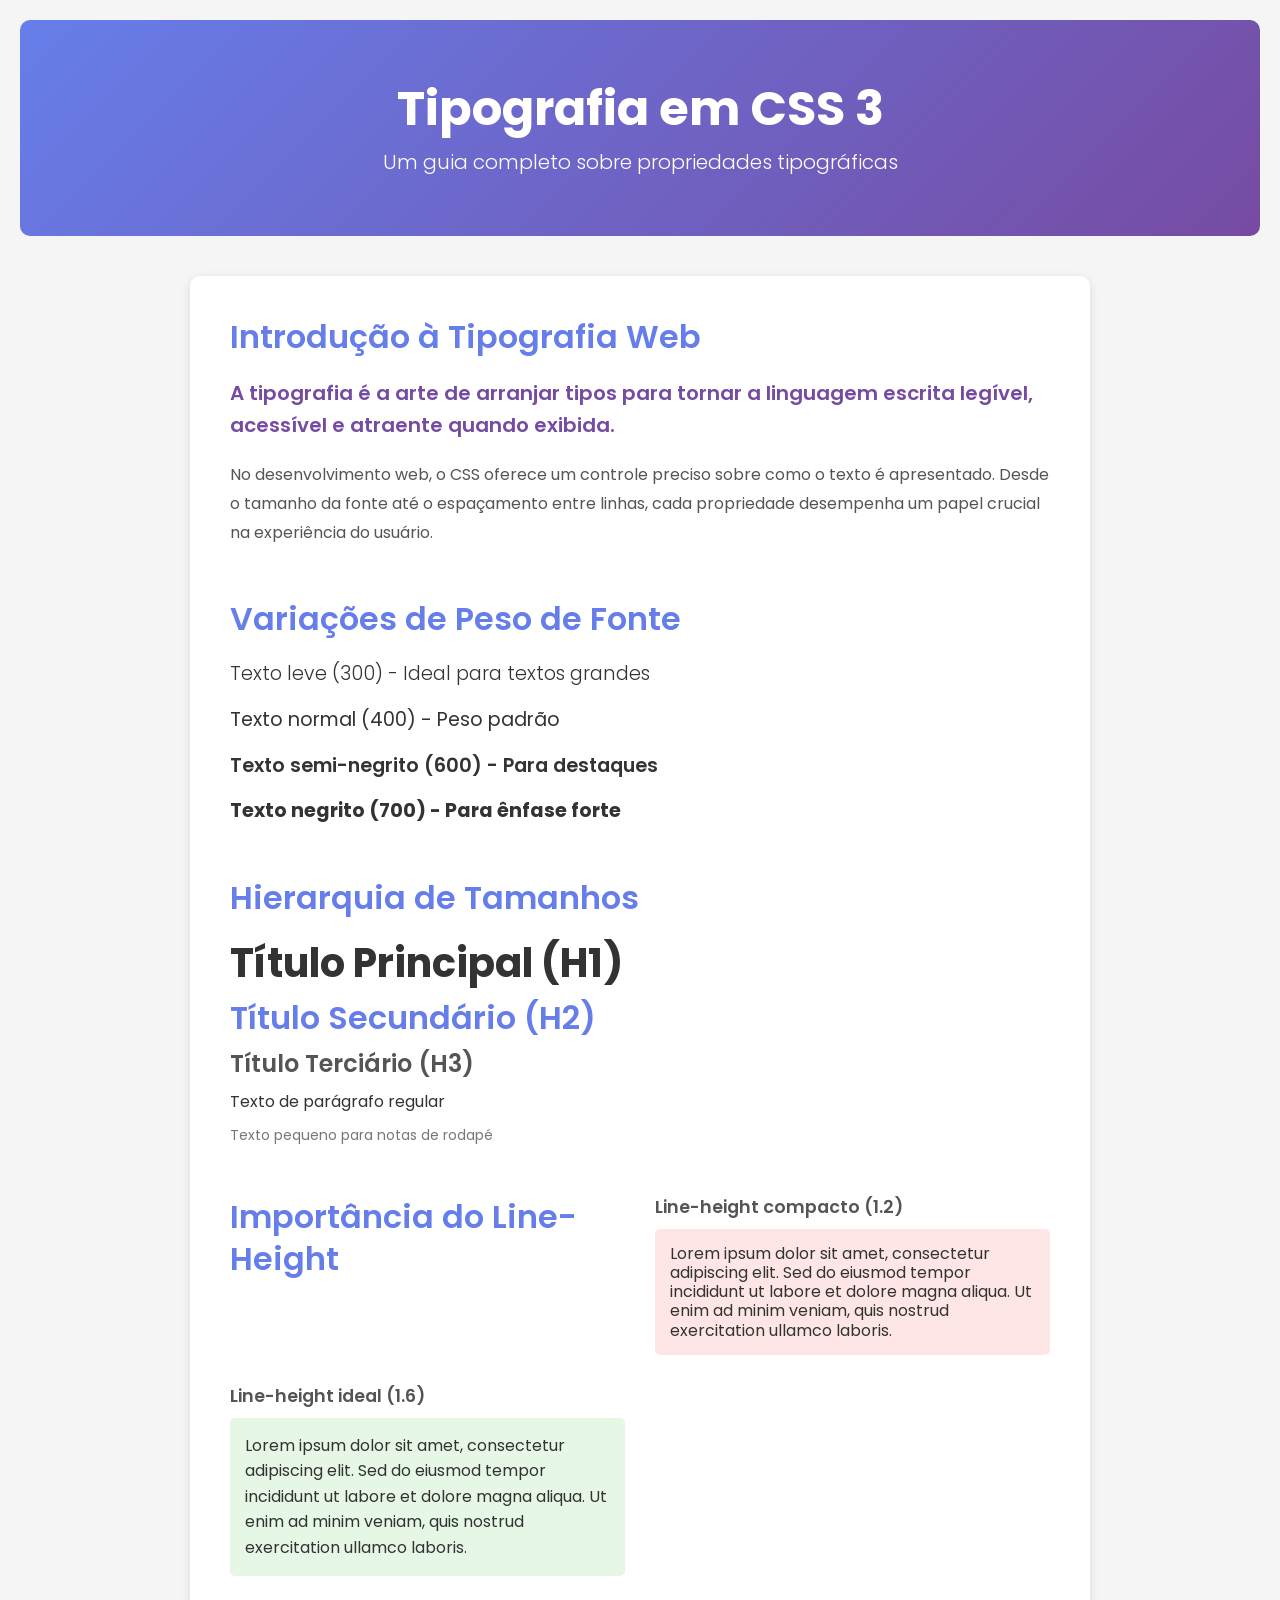
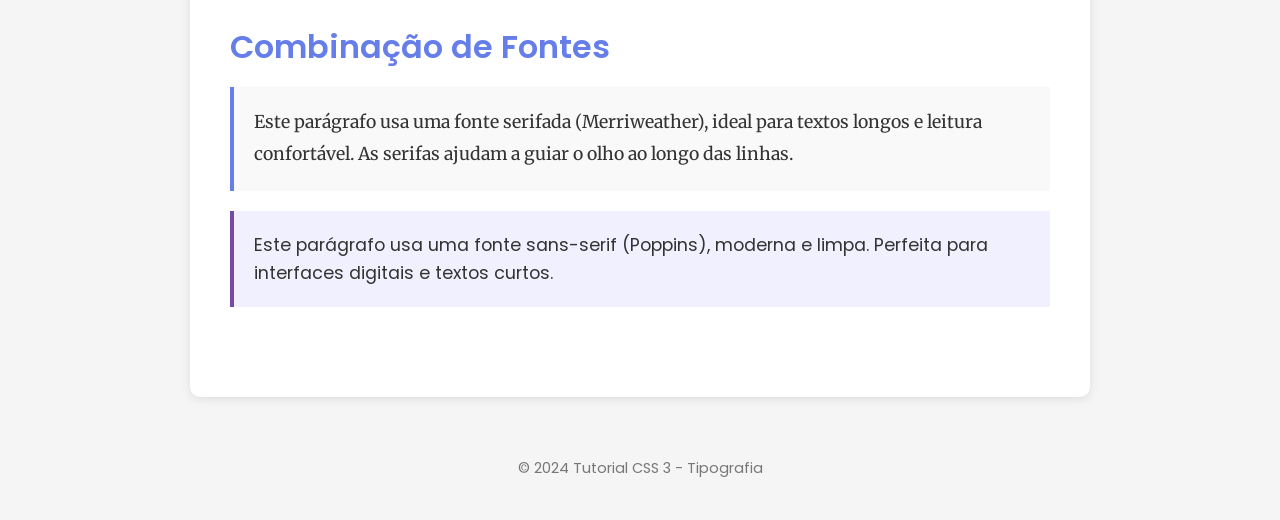
<file: index.html>
<!DOCTYPE html>
<html lang="pt-BR">
<head>
  <meta charset="UTF-8">
  <meta name="viewport" content="width=device-width, initial-scale=1.0">
  <title>Tipografia Completa - CSS 3</title>
  
  <!-- Google Fonts -->
  <link rel="preconnect" href="https://fonts.googleapis.com">
  <link rel="preconnect" href="https://fonts.gstatic.com" crossorigin>
  <link href="https://fonts.googleapis.com/css2?family=Poppins:wght@300;400;600;700&family=Merriweather:wght@400;700&display=swap" rel="stylesheet">
  
  <link rel="stylesheet" href="styles.css">
</head>
<body>
  <header>
    <h1 class="titulo-principal">Tipografia em CSS 3</h1>
    <p class="subtitulo">Um guia completo sobre propriedades tipográficas</p>
  </header>

  <main>
    <section class="introducao">
      <h2>Introdução à Tipografia Web</h2>
      <p class="texto-destaque">
        A tipografia é a arte de arranjar tipos para tornar a linguagem escrita
        legível, acessível e atraente quando exibida.
      </p>
      <p class="texto-corpo">
        No desenvolvimento web, o CSS oferece um controle preciso sobre como o
        texto é apresentado. Desde o tamanho da fonte até o espaçamento entre
        linhas, cada propriedade desempenha um papel crucial na experiência do
        usuário.
      </p>
    </section>

    <section class="exemplos">
      <h2>Variações de Peso de Fonte</h2>
      <p class="peso-leve">Texto leve (300) - Ideal para textos grandes</p>
      <p class="peso-normal">Texto normal (400) - Peso padrão</p>
      <p class="peso-semi-negrito">Texto semi-negrito (600) - Para destaques</p>
      <p class="peso-negrito">Texto negrito (700) - Para ênfase forte</p>
    </section>

    <section class="tamanhos">
      <h2>Hierarquia de Tamanhos</h2>
      <h1 class="heading-1">Título Principal (H1)</h1>
      <h2 class="heading-2">Título Secundário (H2)</h2>
      <h3 class="heading-3">Título Terciário (H3)</h3>
      <p class="paragrafo">Texto de parágrafo regular</p>
      <p class="texto-pequeno">Texto pequeno para notas de rodapé</p>
    </section>

    <section class="espacamento">
      <h2>Importância do Line-Height</h2>
      <div class="coluna">
        <h3>Line-height compacto (1.2)</h3>
        <p class="espacamento-compacto">
          Lorem ipsum dolor sit amet, consectetur adipiscing elit. Sed do
          eiusmod tempor incididunt ut labore et dolore magna aliqua. Ut enim
          ad minim veniam, quis nostrud exercitation ullamco laboris.
        </p>
      </div>
      <div class="coluna">
        <h3>Line-height ideal (1.6)</h3>
        <p class="espacamento-ideal">
          Lorem ipsum dolor sit amet, consectetur adipiscing elit. Sed do
          eiusmod tempor incididunt ut labore et dolore magna aliqua. Ut enim
          ad minim veniam, quis nostrud exercitation ullamco laboris.
        </p>
      </div>
    </section>

    <section class="combinacao">
      <h2>Combinação de Fontes</h2>
      <p class="serif-texto">
        Este parágrafo usa uma fonte serifada (Merriweather), ideal para textos
        longos e leitura confortável. As serifas ajudam a guiar o olho ao longo
        das linhas.
      </p>
      <p class="sans-serif-texto">
        Este parágrafo usa uma fonte sans-serif (Poppins), moderna e limpa.
        Perfeita para interfaces digitais e textos curtos.
      </p>
    </section>
  </main>

  <footer>
    <p>&copy; 2024 Tutorial CSS 3 - Tipografia</p>
  </footer>
</body>
</html>
</file>
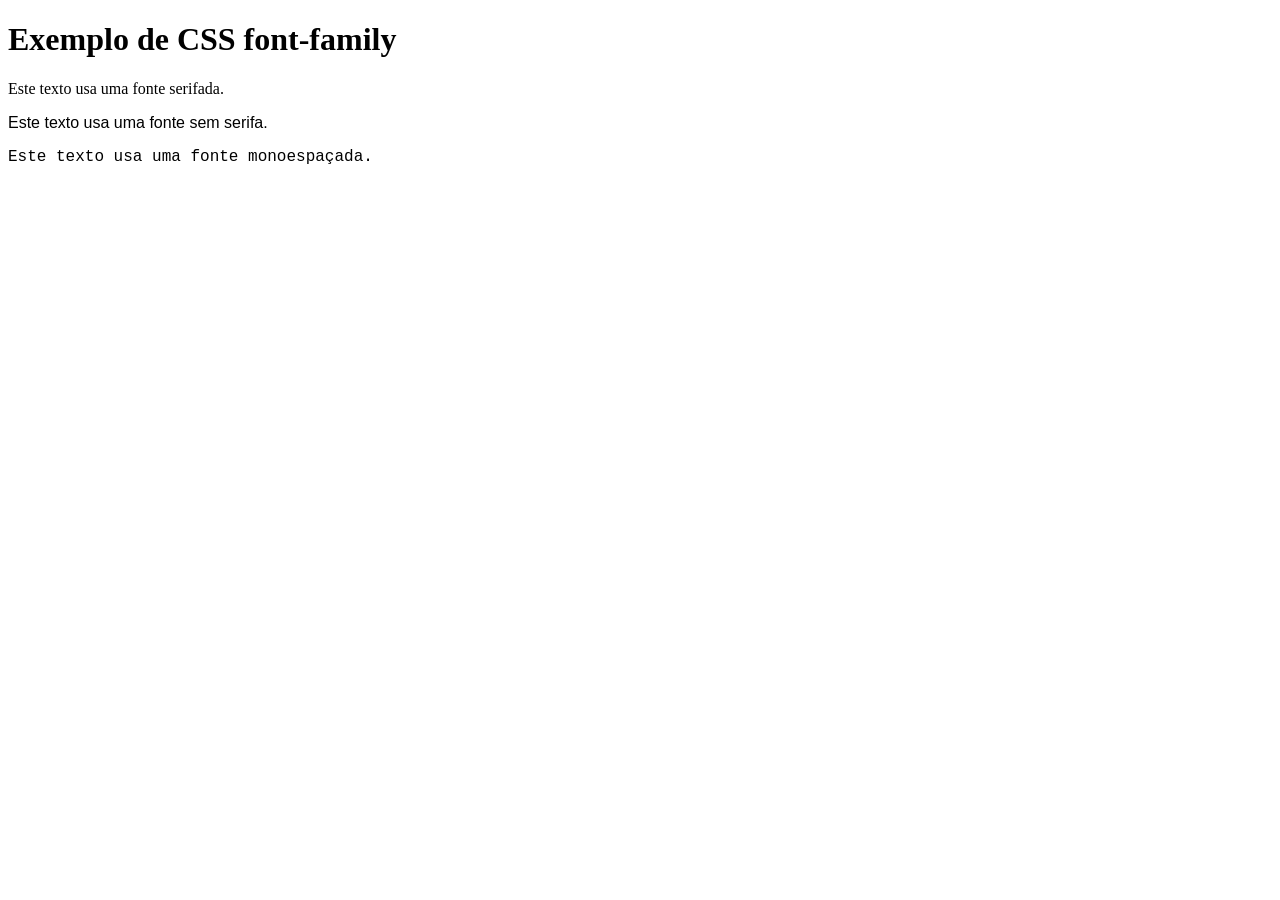
<file: exemplos/font-family.html>
<!DOCTYPE html>
<html lang="pt-BR">

<head>
    <meta charset="UTF-8">
    <meta name="viewport" content="width=device-width, initial-scale=1.0">
    <title>Exemplo de CSS font-family</title>
    <style>
        .serif {
            font-family: "Georgia", "Times New Roman", serif;
        }

        .sans-serif {
            font-family: "Arial", "Helvetica", sans-serif;
        }

        .monospace {
            font-family: "Courier New", "Courier", monospace;
        }
    </style>
</head>

<body>
    <header>
        <h1>Exemplo de CSS font-family</h1>
    </header>
    <main>
        <p class="serif">Este texto usa uma fonte serifada.</p>
        <p class="sans-serif">Este texto usa uma fonte sem serifa.</p>
        <p class="monospace">Este texto usa uma fonte monoespaçada.</p>
    </main>
</body>

</html>
</file>
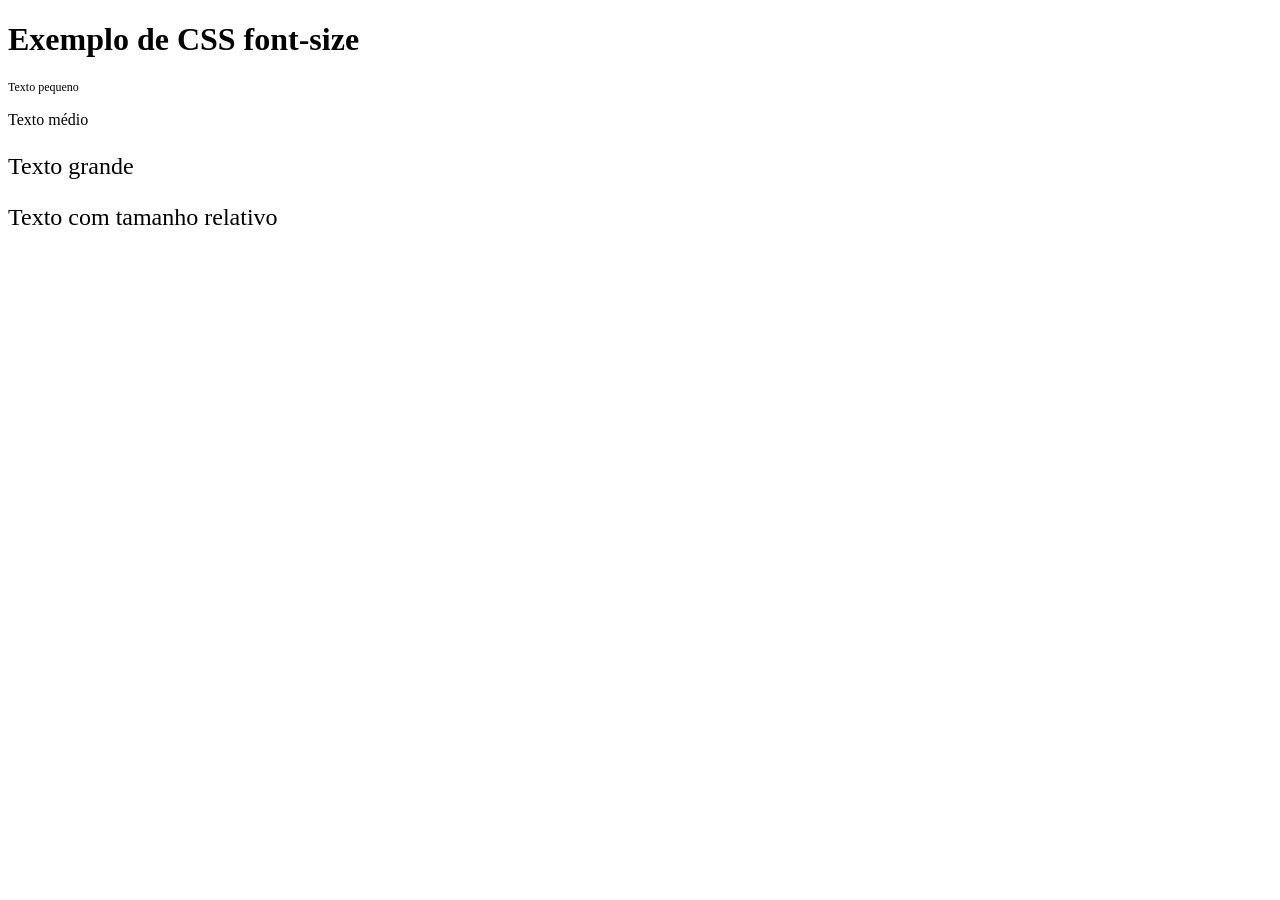
<file: exemplos/font-size.html>
<!DOCTYPE html>
<html lang="pt-BR">

<head>
    <meta charset="UTF-8">
    <meta name="viewport" content="width=device-width, initial-scale=1.0">
    <title>Exemplo de CSS font-size</title>
    <style>
        .pequeno {
            font-size: 12px;
        }

        .medio {
            font-size: 16px;
        }

        .grande {
            font-size: 24px;
        }

        .relativo {
            font-size: 1.5em;
            /* 1.5 vezes o tamanho da fonte do pai */
        }
    </style>
</head>

<body>
    <header>
        <h1>Exemplo de CSS font-size</h1>
    </header>
    <main>
        <p class="pequeno">Texto pequeno</p>
        <p class="medio">Texto médio</p>
        <p class="grande">Texto grande</p>
        <p class="relativo">Texto com tamanho relativo</p>
    </main>
</body>

</html>
</file>
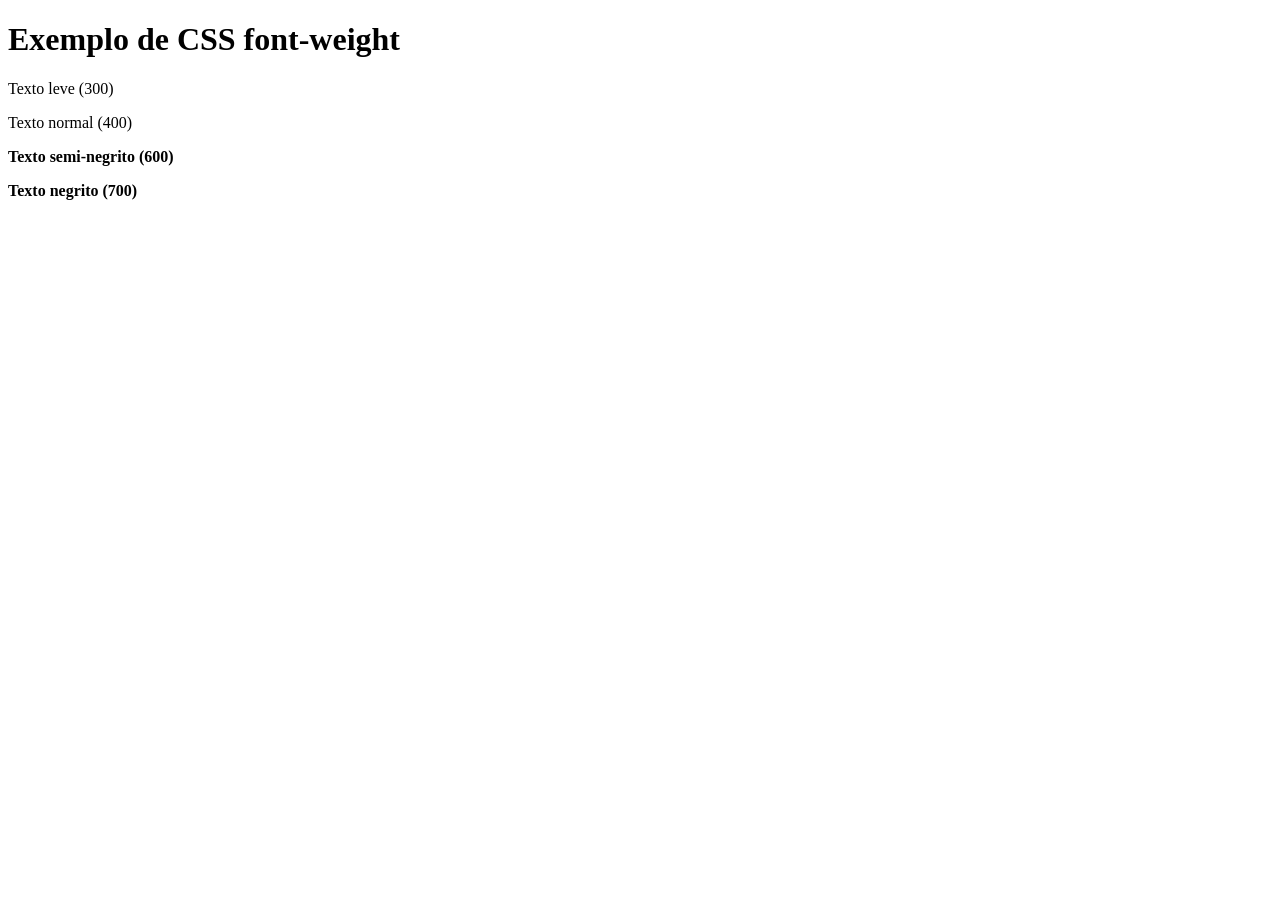
<file: exemplos/font-weight.html>
<!DOCTYPE html>
<html lang="pt-BR">

<head>
    <meta charset="UTF-8">
    <meta name="viewport" content="width=device-width, initial-scale=1.0">
    <title>Exemplo de CSS font-weight</title>
    <style>
        .leve {
            font-weight: 300;
        }

        .normal {
            font-weight: 400;
            /* ou font-weight: normal; */
        }

        .semi-negrito {
            font-weight: 600;
        }

        .negrito {
            font-weight: 700;
            /* ou font-weight: bold; */
        }
    </style>
</head>

<body>
    <header>
        <h1>Exemplo de CSS font-weight</h1>
    </header>
    <main>
        <p class="leve">Texto leve (300)</p>
        <p class="normal">Texto normal (400)</p>
        <p class="semi-negrito">Texto semi-negrito (600)</p>
        <p class="negrito">Texto negrito (700)</p>
    </main>
</body>

</html>
</file>
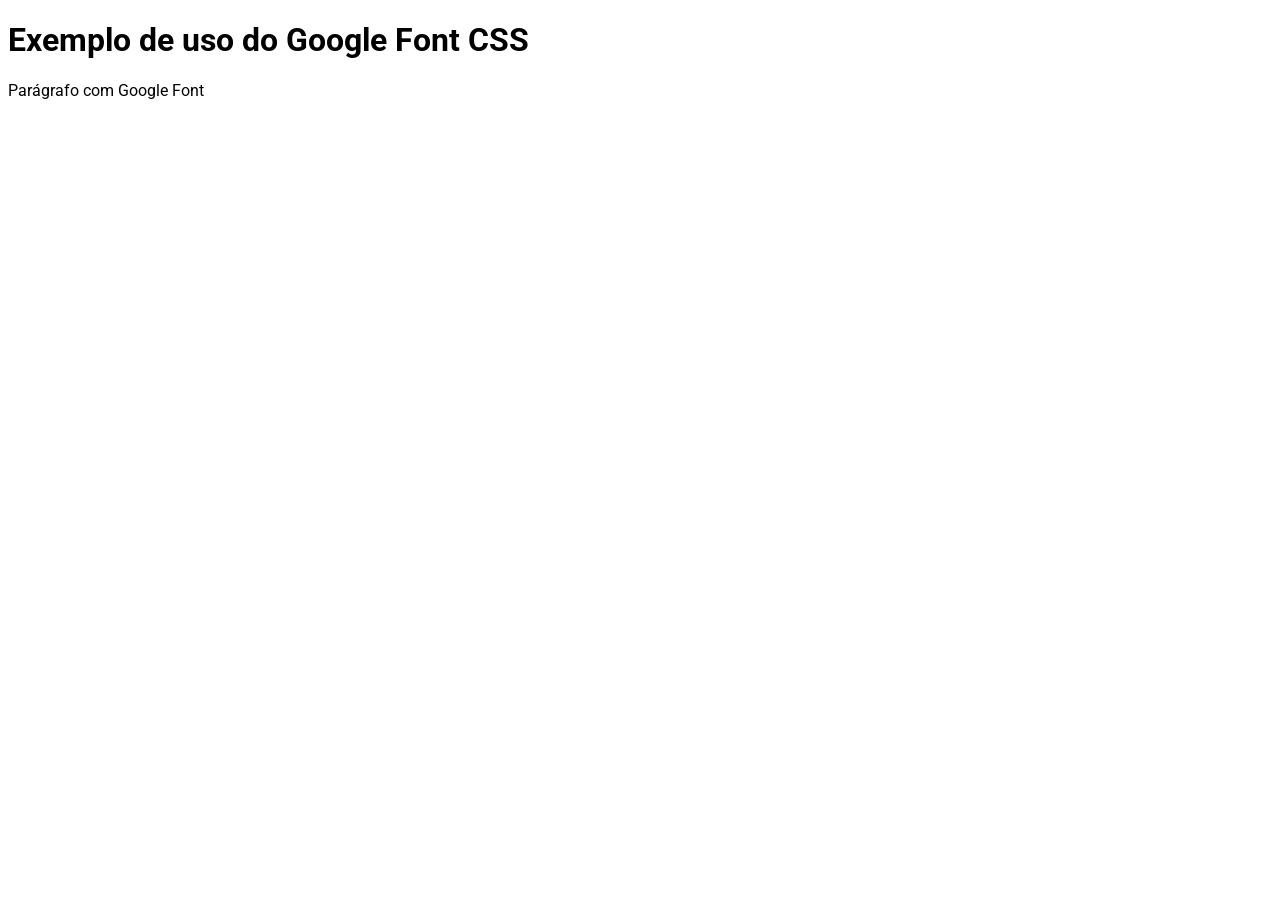
<file: exemplos/google-fonts-css.html>
<!DOCTYPE html>
<html lang="pt-BR">

<head>
    <meta charset="UTF-8">
    <meta name="viewport" content="width=device-width, initial-scale=1.0">
    <title>Exemplo de uso do Google Fonts CSS</title>

    <!-- Importando Google Fonts no CSS -->
    <style>
        @import url('https://fonts.googleapis.com/css2?family=Roboto:wght@300;400;700&display=swap');

        body {
            font-family: 'Roboto', sans-serif;
        }

        h1 {
            font-family: 'Roboto', sans-serif;
            font-weight: 700;
        }

        p {
            font-family: 'Roboto', sans-serif;
            font-weight: 400;
        }
    </style>
</head>

<body>
    <header>
        <h1>Exemplo de uso do Google Font CSS</h1>
    </header>
    <main>
        <p>Parágrafo com Google Font</p>
    </main>
</body>

</html>
</file>
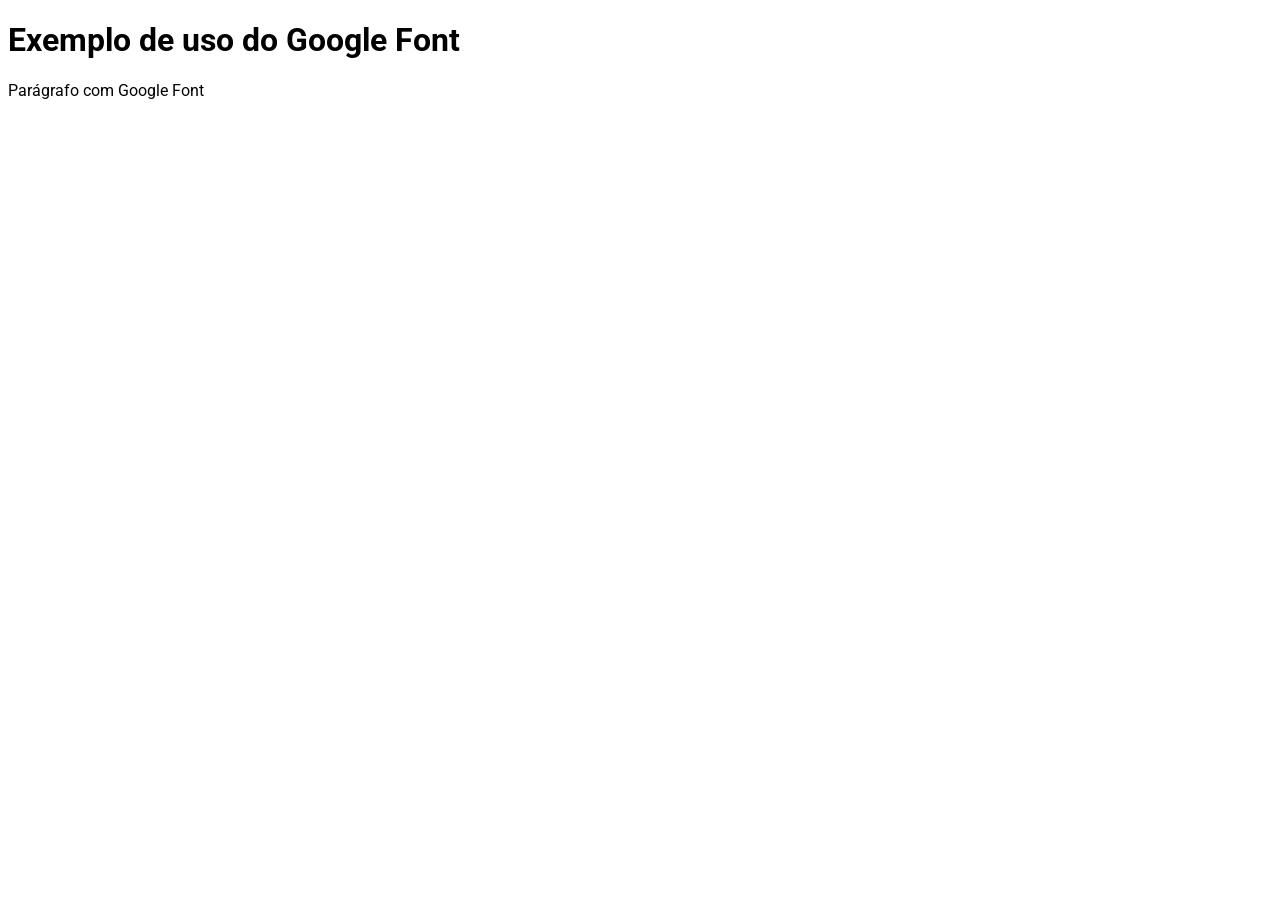
<file: exemplos/google-fonts.html>
<!DOCTYPE html>
<html lang="pt-BR">

<head>
    <meta charset="UTF-8">
    <meta name="viewport" content="width=device-width, initial-scale=1.0">
    <title>Exemplo de uso do Google Fonts</title>

    <!-- Importando Google Fonts -->
    <link rel="preconnect" href="https://fonts.googleapis.com">
    <link rel="preconnect" href="https://fonts.gstatic.com" crossorigin>
    <link href="https://fonts.googleapis.com/css2?family=Roboto:wght@300;400;700&display=swap" rel="stylesheet">
    <style>
        body {
            font-family: 'Roboto', sans-serif;
        }

        h1 {
            font-family: 'Roboto', sans-serif;
            font-weight: 700;
        }

        p {
            font-family: 'Roboto', sans-serif;
            font-weight: 400;
        }
    </style>
</head>

<body>
    <header>
        <h1>Exemplo de uso do Google Font</h1>
    </header>
    <main>
        <p>Parágrafo com Google Font</p>
    </main>
</body>

</html>
</file>
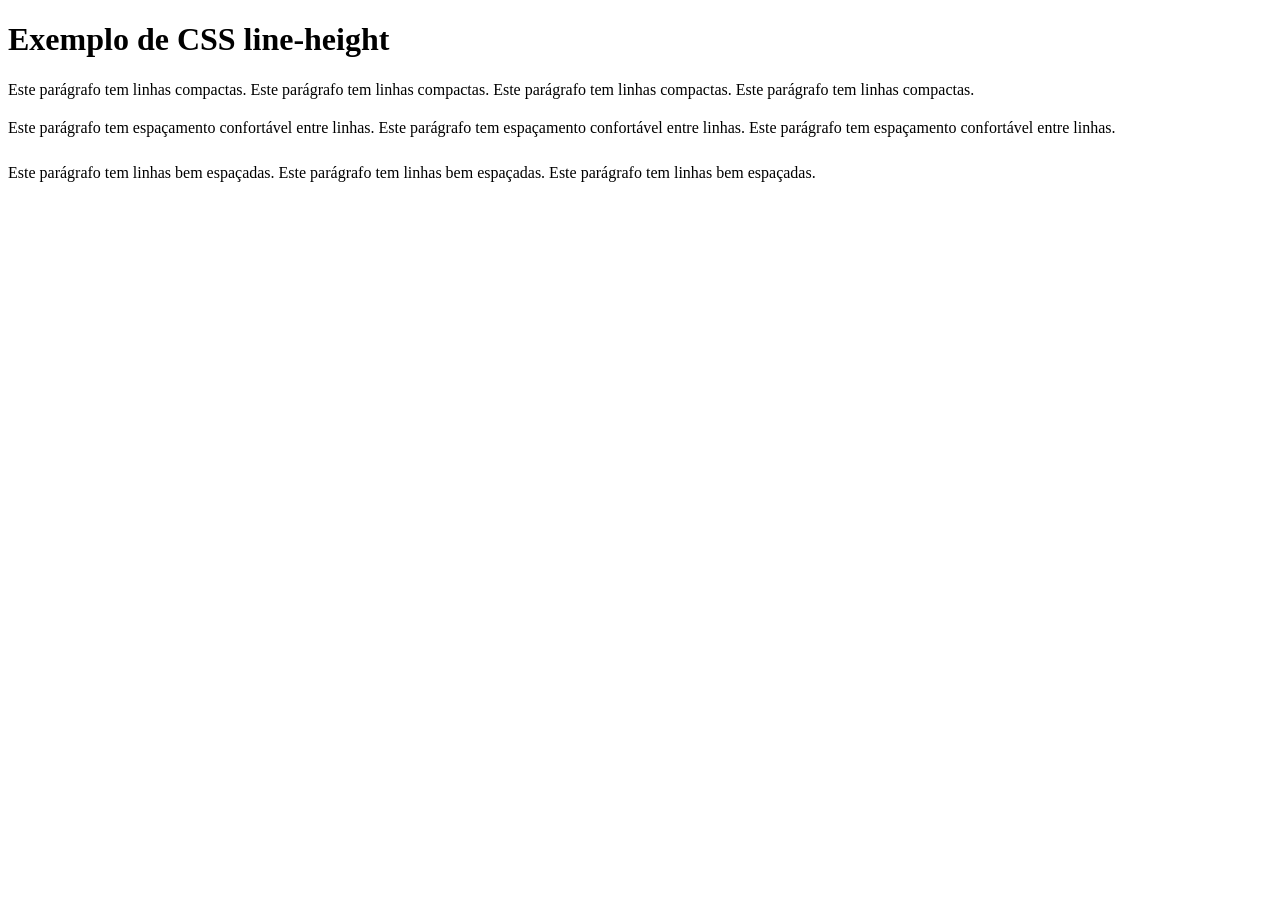
<file: exemplos/line-height.html>
<!DOCTYPE html>
<html lang="pt-BR">

<head>
    <meta charset="UTF-8">
    <meta name="viewport" content="width=device-width, initial-scale=1.0">
    <title>Exemplo de CSS line-height</title>
    <style>
        .linha-compacta {
            line-height: 1.2;
        }

        .linha-confortavel {
            line-height: 1.6;
            /* Recomendado para leitura */
        }

        .linha-ampla {
            line-height: 2;
        }
    </style>
</head>

<body>
    <header>
        <h1>Exemplo de CSS line-height</h1>
    </header>
    <main>
        <p class="linha-compacta">
            Este parágrafo tem linhas compactas. Este parágrafo tem linhas compactas.
            Este parágrafo tem linhas compactas. Este parágrafo tem linhas compactas.
        </p>

        <p class="linha-confortavel">
            Este parágrafo tem espaçamento confortável entre linhas. Este parágrafo tem
            espaçamento confortável entre linhas. Este parágrafo tem espaçamento
            confortável entre linhas.
        </p>

        <p class="linha-ampla">
            Este parágrafo tem linhas bem espaçadas. Este parágrafo tem linhas bem
            espaçadas. Este parágrafo tem linhas bem espaçadas.
        </p>
    </main>
</body>

</html>
</file>
<file: styles.css>
/* Reset básico */
* {
  margin: 0;
  padding: 0;
  box-sizing: border-box;
}

/* Definindo fontes customizadas (exemplo) */
@font-face {
  font-family: 'MinhaFonteCustom';
  src: url('fonts/custom-font.woff2') format('woff2');
  font-weight: 400;
  font-style: normal;
  font-display: swap;
}

/* Estilos globais */
body {
  font-family: 'Poppins', Arial, sans-serif;
  font-size: 16px;
  line-height: 1.6;
  color: #333;
  background-color: #f5f5f5;
  padding: 20px;
}

/* Header */
header {
  text-align: center;
  background: linear-gradient(135deg, #667eea 0%, #764ba2 100%);
  color: white;
  padding: 60px 20px;
  border-radius: 10px;
  margin-bottom: 40px;
}

.titulo-principal {
  font-family: 'Poppins', sans-serif;
  font-size: 3rem;
  font-weight: 700;
  line-height: 1.2;
  margin-bottom: 10px;
}

.subtitulo {
  font-size: 1.25rem;
  font-weight: 300;
  line-height: 1.4;
}

/* Main content */
main {
  max-width: 900px;
  margin: 0 auto;
  background: white;
  padding: 40px;
  border-radius: 10px;
  box-shadow: 0 2px 10px rgba(0,0,0,0.1);
}

/* Seções */
section {
  margin-bottom: 50px;
}

h2 {
  font-family: 'Poppins', sans-serif;
  font-size: 2rem;
  font-weight: 600;
  color: #667eea;
  margin-bottom: 20px;
  line-height: 1.3;
}

h3 {
  font-family: 'Poppins', sans-serif;
  font-size: 1.5rem;
  font-weight: 600;
  color: #555;
  margin-bottom: 15px;
  line-height: 1.3;
}

/* Introdução */
.texto-destaque {
  font-size: 1.25rem;
  font-weight: 600;
  color: #764ba2;
  line-height: 1.6;
  margin-bottom: 20px;
}

.texto-corpo {
  font-size: 1rem;
  font-weight: 400;
  line-height: 1.8;
  color: #555;
}

/* Exemplos de peso de fonte */
.peso-leve {
  font-weight: 300;
  font-size: 1.2rem;
  margin-bottom: 15px;
}

.peso-normal {
  font-weight: 400;
  font-size: 1.2rem;
  margin-bottom: 15px;
}

.peso-semi-negrito {
  font-weight: 600;
  font-size: 1.2rem;
  margin-bottom: 15px;
}

.peso-negrito {
  font-weight: 700;
  font-size: 1.2rem;
  margin-bottom: 15px;
}

/* Hierarquia de tamanhos */
.heading-1 {
  font-size: 2.5rem;
  font-weight: 700;
  line-height: 1.2;
  margin-bottom: 10px;
}

.heading-2 {
  font-size: 2rem;
  font-weight: 600;
  line-height: 1.3;
  margin-bottom: 10px;
}

.heading-3 {
  font-size: 1.5rem;
  font-weight: 600;
  line-height: 1.3;
  margin-bottom: 10px;
}

.paragrafo {
  font-size: 1rem;
  line-height: 1.6;
  margin-bottom: 10px;
}

.texto-pequeno {
  font-size: 0.875rem;
  color: #777;
  line-height: 1.5;
}

/* Espaçamento */
.espacamento {
  display: grid;
  grid-template-columns: 1fr 1fr;
  gap: 30px;
}

.coluna h3 {
  font-size: 1.1rem;
  margin-bottom: 10px;
}

.espacamento-compacto {
  line-height: 1.2;
  background-color: #ffe6e6;
  padding: 15px;
  border-radius: 5px;
}

.espacamento-ideal {
  line-height: 1.6;
  background-color: #e6f7e6;
  padding: 15px;
  border-radius: 5px;
}

/* Combinação de fontes */
.serif-texto {
  font-family: 'Merriweather', Georgia, serif;
  font-size: 1.1rem;
  font-weight: 400;
  line-height: 1.8;
  margin-bottom: 20px;
  padding: 20px;
  background-color: #f9f9f9;
  border-left: 4px solid #667eea;
}

.sans-serif-texto {
  font-family: 'Poppins', Arial, sans-serif;
  font-size: 1.1rem;
  font-weight: 400;
  line-height: 1.6;
  padding: 20px;
  background-color: #f0f0ff;
  border-left: 4px solid #764ba2;
}

/* Footer */
footer {
  text-align: center;
  margin-top: 40px;
  padding: 20px;
  color: #777;
  font-size: 0.9rem;
}

/* Responsividade */
@media (max-width: 768px) {
  .titulo-principal {
    font-size: 2rem;
  }
  
  .subtitulo {
    font-size: 1rem;
  }
  
  main {
    padding: 20px;
  }
  
  .espacamento {
    grid-template-columns: 1fr;
  }
}
</file>
